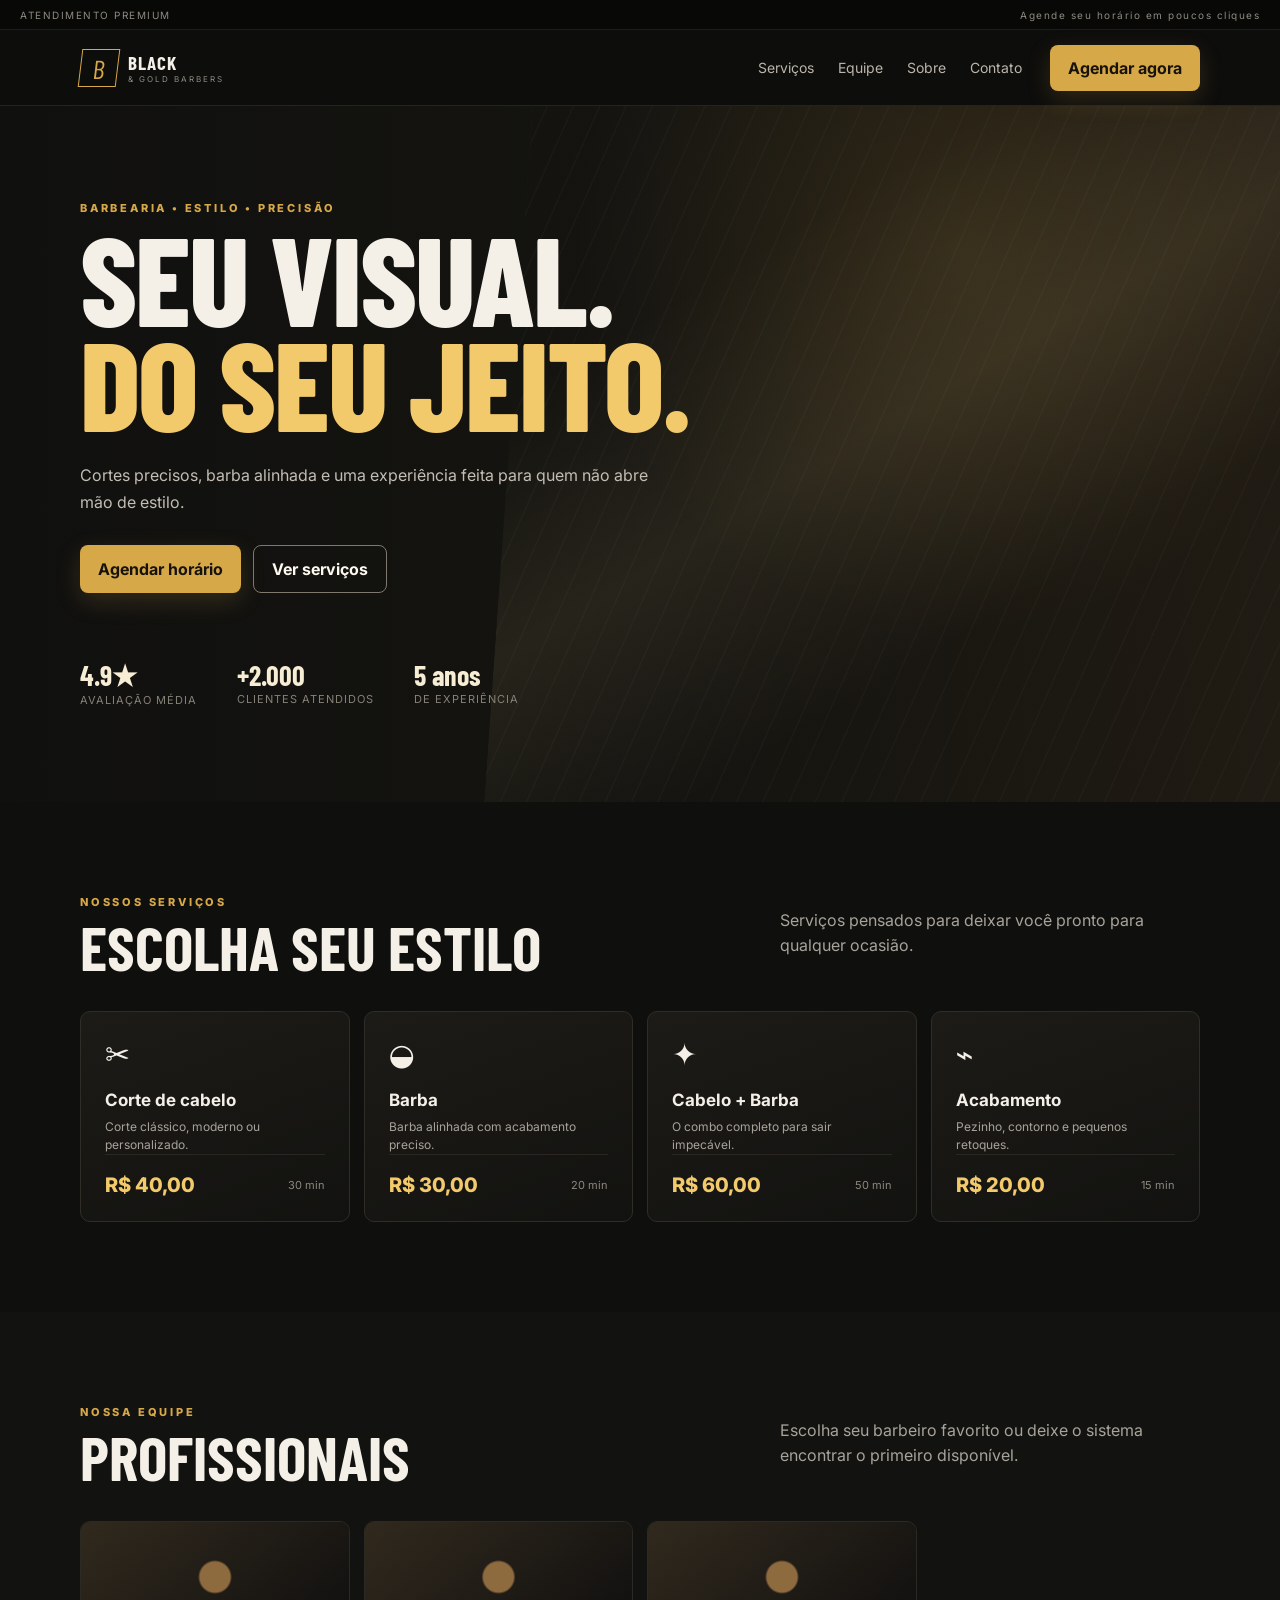
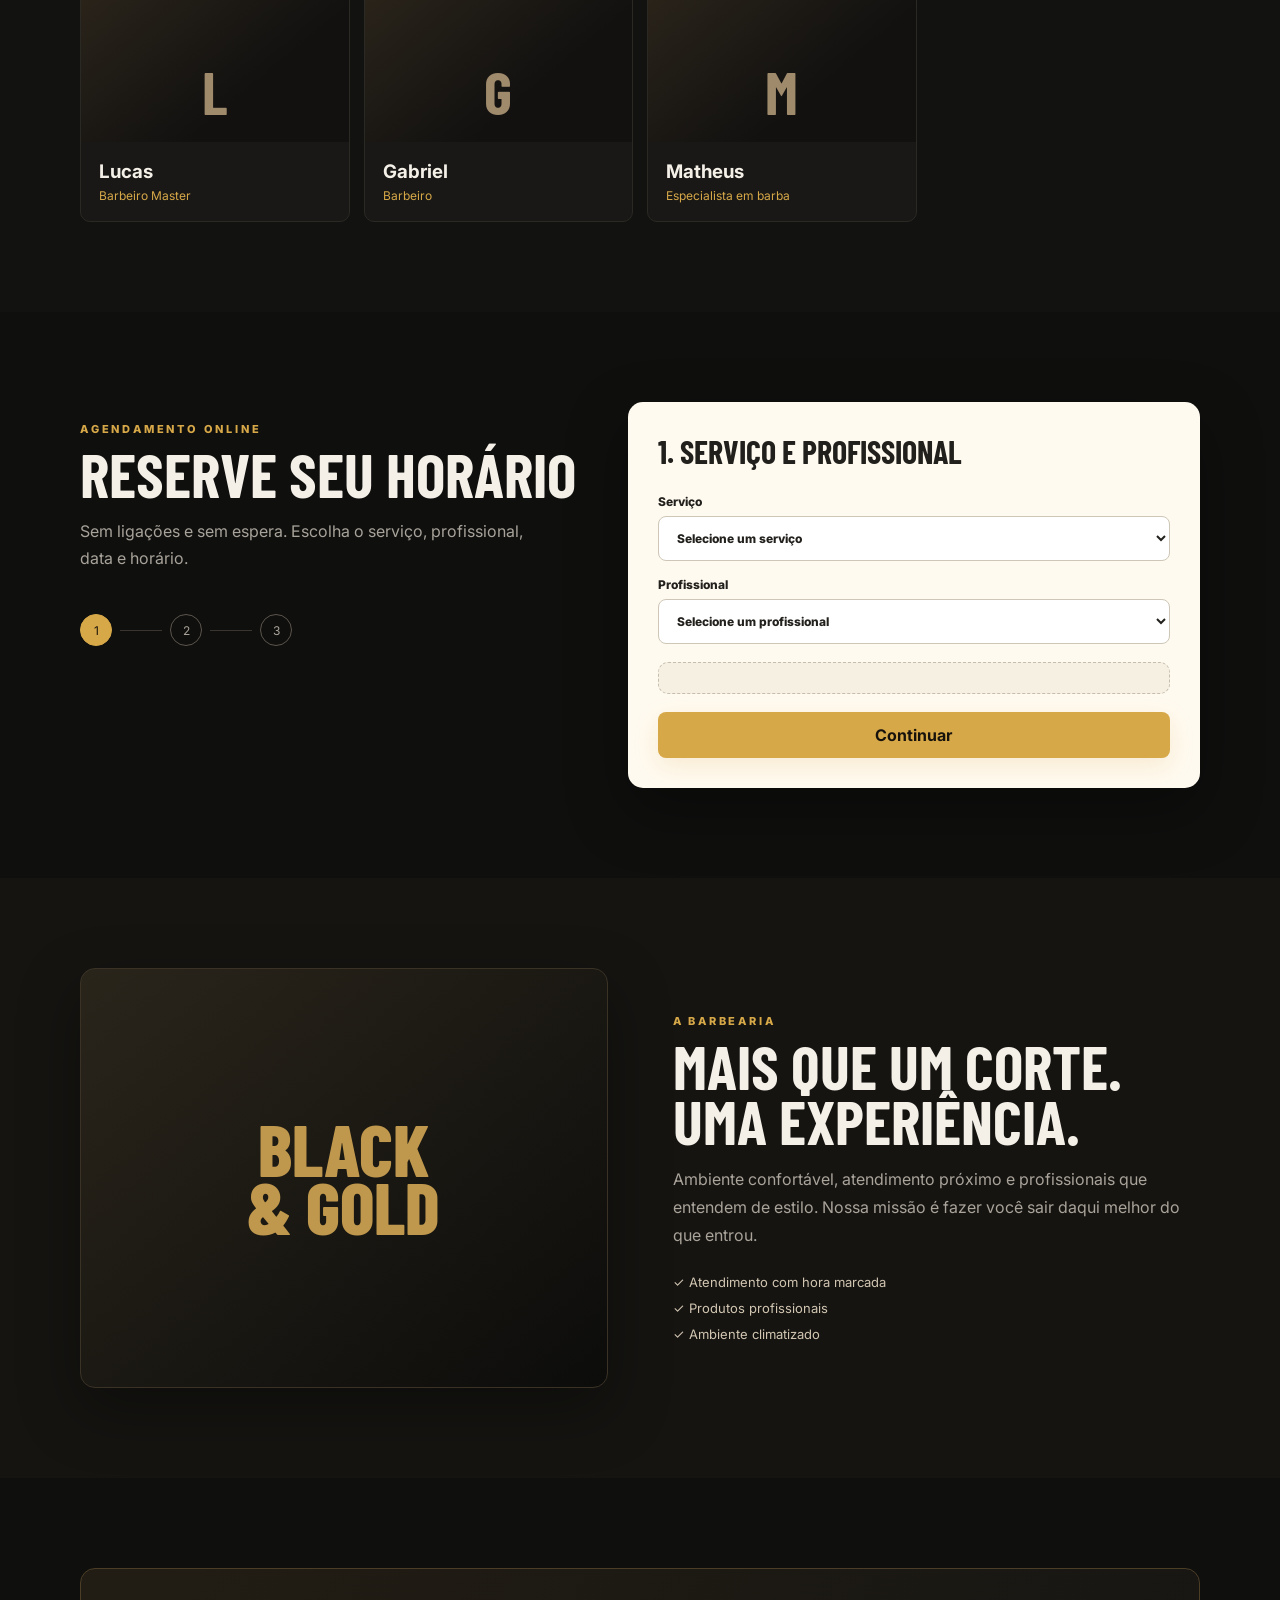
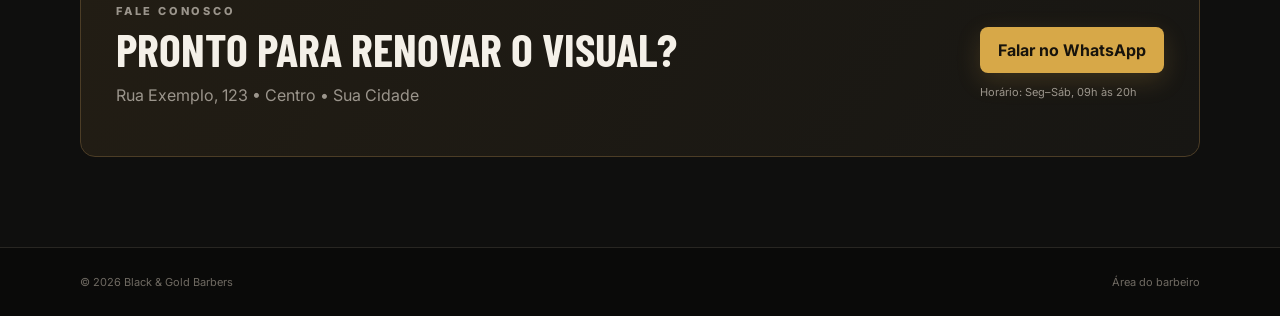
<file: index.html>
<!DOCTYPE html>
<html lang="pt-BR">
<head>
  <meta charset="UTF-8" />
  <meta name="viewport" content="width=device-width, initial-scale=1.0" />
  <meta name="theme-color" content="#11100e" />
  <meta name="description" content="Barbearia moderna com agendamento online rápido e fácil." />
  <title>Barbearia Black & Gold | Agendamento</title>
  <link rel="preconnect" href="https://fonts.googleapis.com">
  <link rel="preconnect" href="https://fonts.gstatic.com" crossorigin>
  <link href="https://fonts.googleapis.com/css2?family=Barlow+Condensed:wght@600;700;800&family=Inter:wght@400;500;600;700;800&display=swap" rel="stylesheet">
  <link rel="stylesheet" href="styles.css" />
</head>
<body>
  <div class="topbar"><span>ATENDIMENTO PREMIUM</span><span>Agende seu horário em poucos cliques</span></div>
  <header class="site-header">
    <a class="brand" href="#inicio" aria-label="Barbearia Black & Gold">
      <span class="brand-mark">B</span><span><strong>BLACK</strong><small>&amp; GOLD BARBERS</small></span>
    </a>
    <nav class="nav" id="mainNav">
      <a href="#servicos">Serviços</a><a href="#equipe">Equipe</a><a href="#sobre">Sobre</a><a href="#contato">Contato</a>
    </nav>
    <button class="btn btn-gold header-cta" data-scroll="agendamento">Agendar agora</button>
    <button class="menu-toggle" id="menuToggle" aria-label="Abrir menu">☰</button>
  </header>

  <main>
    <section class="hero" id="inicio">
      <div class="hero-overlay"></div>
      <div class="container hero-content">
        <p class="eyebrow">BARBEARIA • ESTILO • PRECISÃO</p>
        <h1>Seu visual.<br><span>Do seu jeito.</span></h1>
        <p class="hero-text">Cortes precisos, barba alinhada e uma experiência feita para quem não abre mão de estilo.</p>
        <div class="hero-actions"><button class="btn btn-gold" data-scroll="agendamento">Agendar horário</button><a class="btn btn-outline" href="#servicos">Ver serviços</a></div>
        <div class="hero-stats"><div><b>4.9★</b><span>avaliação média</span></div><div><b>+2.000</b><span>clientes atendidos</span></div><div><b>5 anos</b><span>de experiência</span></div></div>
      </div>
    </section>

    <section class="section" id="servicos">
      <div class="container">
        <div class="section-head"><div><p class="eyebrow">NOSSOS SERVIÇOS</p><h2>Escolha seu estilo</h2></div><p>Serviços pensados para deixar você pronto para qualquer ocasião.</p></div>
        <div class="service-grid" id="serviceGrid"></div>
      </div>
    </section>

    <section class="section section-dark" id="equipe">
      <div class="container">
        <div class="section-head"><div><p class="eyebrow">NOSSA EQUIPE</p><h2>Profissionais</h2></div><p>Escolha seu barbeiro favorito ou deixe o sistema encontrar o primeiro disponível.</p></div>
        <div class="team-grid" id="teamGrid"></div>
      </div>
    </section>

    <section class="section" id="agendamento">
      <div class="container booking-wrap">
        <div class="booking-copy"><p class="eyebrow">AGENDAMENTO ONLINE</p><h2>Reserve seu horário</h2><p>Sem ligações e sem espera. Escolha o serviço, profissional, data e horário.</p><div class="steps"><span class="active">1</span><i></i><span>2</span><i></i><span>3</span></div></div>
        <form class="booking-card" id="bookingForm">
          <div class="form-step active" data-step="1">
            <h3>1. Serviço e profissional</h3>
            <label>Serviço<select id="serviceSelect" required></select></label>
            <label>Profissional<select id="professionalSelect" required></select></label>
            <div class="summary-mini" id="bookingSummary"></div>
            <button type="button" class="btn btn-gold full" id="nextStep1">Continuar</button>
          </div>
          <div class="form-step" data-step="2">
            <h3>2. Data e horário</h3>
            <label>Data<input id="dateSelect" type="date" required /></label>
            <div class="time-title"><span>Horários disponíveis</span><small id="availabilityMessage"></small></div>
            <div class="time-grid" id="timeGrid"></div>
            <input type="hidden" id="selectedTime" />
            <div class="inline-actions"><button type="button" class="btn btn-outline-dark" data-prev>Voltar</button><button type="button" class="btn btn-gold" id="nextStep2">Continuar</button></div>
          </div>
          <div class="form-step" data-step="3">
            <h3>3. Seus dados</h3>
            <label>Nome completo<input id="clientName" type="text" placeholder="Seu nome" required /></label>
            <label>WhatsApp<input id="clientPhone" type="tel" placeholder="(00) 00000-0000" required /></label>
            <label>E-mail<input id="clientEmail" type="email" placeholder="voce@email.com" /></label>
            <div class="summary-card" id="finalSummary"></div>
            <div class="inline-actions"><button type="button" class="btn btn-outline-dark" data-prev>Voltar</button><button class="btn btn-gold" type="submit">Confirmar agendamento</button></div>
          </div>
        </form>
      </div>
    </section>

    <section class="section about" id="sobre">
      <div class="container about-grid"><div class="about-photo"><span>BLACK<br>&amp; GOLD</span></div><div><p class="eyebrow">A BARBEARIA</p><h2>Mais que um corte.<br>Uma experiência.</h2><p>Ambiente confortável, atendimento próximo e profissionais que entendem de estilo. Nossa missão é fazer você sair daqui melhor do que entrou.</p><div class="about-pills"><span>✓ Atendimento com hora marcada</span><span>✓ Produtos profissionais</span><span>✓ Ambiente climatizado</span></div></div></div>
    </section>

    <section class="section contact" id="contato"><div class="container contact-card"><div><p class="eyebrow">FALE CONOSCO</p><h2>Pronto para renovar o visual?</h2><p>Rua Exemplo, 123 • Centro • Sua Cidade</p></div><div><a class="btn btn-gold" id="whatsappLink" target="_blank" rel="noopener">Falar no WhatsApp</a><p class="small-note">Horário: Seg–Sáb, 09h às 20h</p></div></div></section>
  </main>

  <footer class="footer"><div class="container footer-inner"><span>© 2026 Black &amp; Gold Barbers</span><a href="admin.html">Área do barbeiro</a></div></footer>

  <div class="modal" id="successModal" aria-hidden="true"><div class="modal-card"><button class="modal-close" data-close>×</button><div class="success-icon">✓</div><p class="eyebrow">AGENDAMENTO CONFIRMADO</p><h2>Seu horário está reservado!</h2><p id="successText"></p><div class="success-actions"><a class="btn btn-gold" id="successWhatsapp" target="_blank" rel="noopener">Enviar no WhatsApp</a><button class="btn btn-outline-dark" data-close>Fechar</button></div></div></div>
  <script src="app.js"></script>
</body>
</html>
</file>
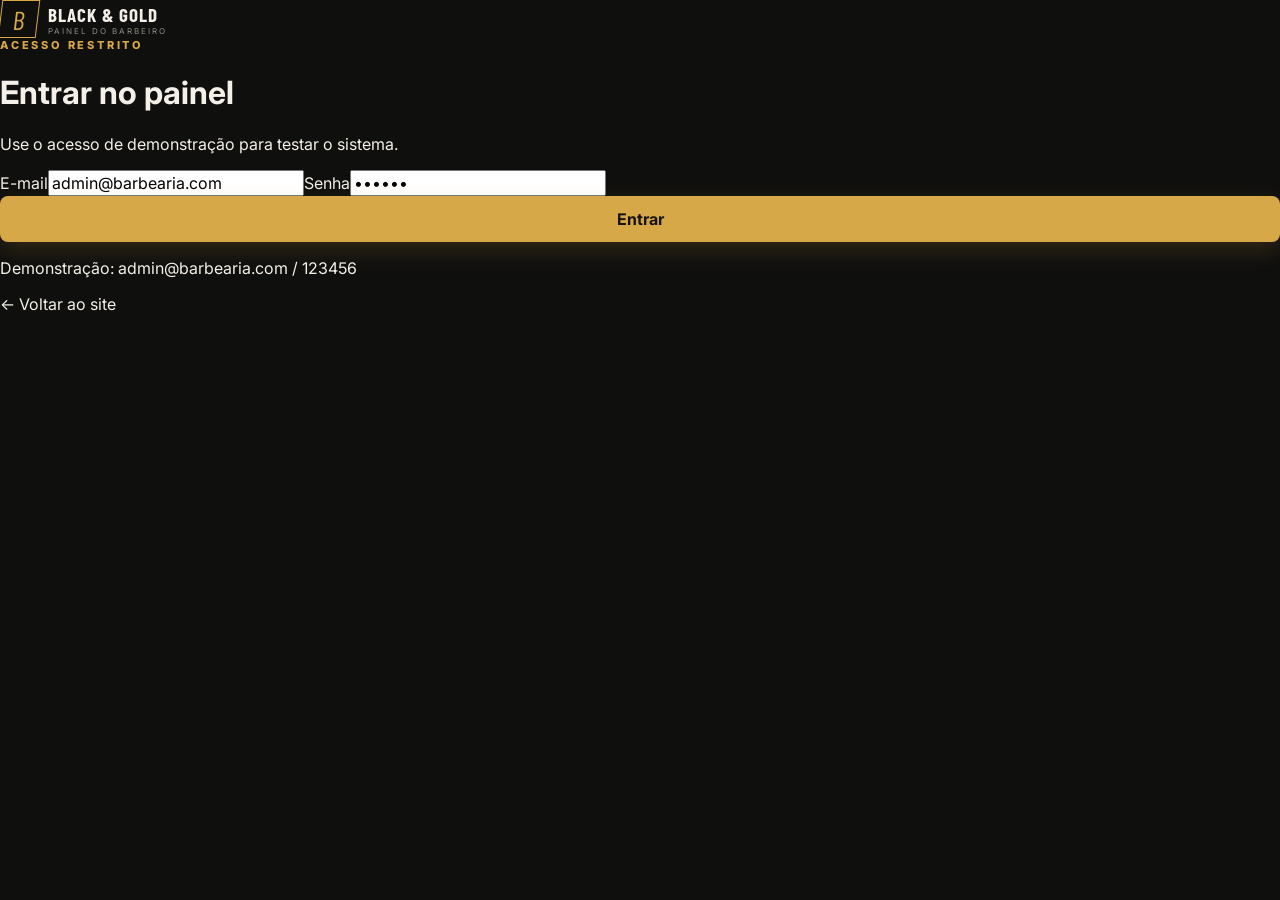
<file: admin.html>
<!DOCTYPE html>
<html lang="pt-BR"><head><meta charset="UTF-8"><meta name="viewport" content="width=device-width, initial-scale=1.0"><title>Painel | Black & Gold</title><link rel="preconnect" href="https://fonts.googleapis.com"><link rel="preconnect" href="https://fonts.gstatic.com" crossorigin><link href="https://fonts.googleapis.com/css2?family=Barlow+Condensed:wght@600;700;800&family=Inter:wght@400;500;600;700;800&display=swap" rel="stylesheet"><link rel="stylesheet" href="styles.css"></head>
<body class="admin-body">
<div id="loginView" class="admin-login"><div class="login-box"><div class="brand login-brand"><span class="brand-mark">B</span><span><strong>BLACK &amp; GOLD</strong><small>PAINEL DO BARBEIRO</small></span></div><p class="eyebrow">ACESSO RESTRITO</p><h1>Entrar no painel</h1><p>Use o acesso de demonstração para testar o sistema.</p><form id="loginForm"><label>E-mail<input id="loginEmail" type="email" value="admin@barbearia.com" required></label><label>Senha<input id="loginPassword" type="password" value="123456" required></label><button class="btn btn-gold full">Entrar</button></form><p class="login-note">Demonstração: admin@barbearia.com / 123456</p><a href="index.html" class="back-site">← Voltar ao site</a></div></div>
<div id="dashboardView" class="dashboard" style="display:none"><header class="admin-header"><div class="brand"><span class="brand-mark">B</span><span><strong>BLACK &amp; GOLD</strong><small>PAINEL DO BARBEIRO</small></span></div><div class="admin-actions"><button class="btn btn-outline" id="openConfig">Configurações</button><button class="btn btn-gold" id="logout">Sair</button></div></header><main class="container admin-main">
<div class="dash-head"><div><p class="eyebrow">GESTÃO</p><h1>Agenda</h1><p>Controle os horários, clientes e status dos atendimentos.</p></div><button class="btn btn-gold" id="openManual">+ Novo agendamento</button></div>
<div class="stats-grid" id="statsGrid"></div>
<section class="agenda-panel"><div class="agenda-toolbar"><div class="date-tools"><button class="date-nav" id="prevDay">‹</button><input type="date" id="filterDate"><button class="date-nav" id="nextDay">›</button></div><select id="filterProfessional"><option value="all">Todos os profissionais</option></select><select id="filterStatus"><option value="all">Todos os status</option><option>Confirmado</option><option>Concluído</option><option>Cancelado</option></select></div><div id="bookingList"></div></section>
</main></div>
<div class="modal" id="manualModal"><div class="modal-card admin-modal"><button class="modal-close" data-admin-close>×</button><p class="eyebrow">AGENDA MANUAL</p><h2>Novo agendamento</h2><form id="manualForm"><label>Nome<input name="name" required></label><label>WhatsApp<input name="phone" required></label><label>Serviço<select name="serviceId" id="manualService" required></select></label><label>Profissional<select name="professionalId" id="manualProfessional" required></select></label><div class="two-cols"><label>Data<input name="date" id="manualDate" type="date" required></label><label>Horário<input name="time" type="time" required></label></div><button class="btn btn-gold full">Salvar agendamento</button></form></div></div>
<div class="modal" id="configModal"><div class="modal-card admin-modal"><button class="modal-close" data-admin-close>×</button><p class="eyebrow">CONFIGURAÇÕES</p><h2>Funcionamento</h2><form id="configForm"><div class="two-cols"><label>Abertura<input id="cfgOpen" type="time"></label><label>Fechamento<input id="cfgClose" type="time"></label></div><div class="two-cols"><label>Início da pausa<input id="cfgBreakStart" type="time"></label><label>Fim da pausa<input id="cfgBreakEnd" type="time"></label></div><label>Dias de funcionamento</label><div class="days-check" id="daysCheck"></div><button class="btn btn-gold full">Salvar configurações</button></form></div></div>
<script src="app.js"></script><script src="admin.js"></script></body></html>
</file>
<file: styles.css>
:root{--bg:#0d0d0c;--panel:#171614;--panel2:#211f1b;--text:#f4f0e8;--muted:#a8a39a;--gold:#d7a848;--gold2:#f2ca6c;--line:#302d27;--white:#fffaf0;--danger:#d86b60;--ok:#75c989;--shadow:0 22px 60px rgba(0,0,0,.35)}*{box-sizing:border-box}html{scroll-behavior:smooth}body{margin:0;background:#0f0f0e;color:var(--text);font-family:Inter,system-ui,sans-serif}a{color:inherit;text-decoration:none}button,input,select{font:inherit}.container{width:min(1120px,calc(100% - 32px));margin:auto}.topbar{height:30px;padding:0 20px;display:flex;align-items:center;justify-content:space-between;background:#080807;border-bottom:1px solid #1e1d1a;color:#8e8a82;font-size:10px;letter-spacing:1.5px}.site-header{height:76px;padding:0 max(16px,calc((100vw - 1120px)/2));display:flex;align-items:center;gap:28px;background:rgba(14,14,13,.94);backdrop-filter:blur(14px);border-bottom:1px solid #24231f;position:sticky;top:0;z-index:20}.brand{display:flex;align-items:center;gap:10px;margin-right:auto}.brand-mark{width:38px;height:38px;border:1px solid var(--gold);display:grid;place-items:center;font-family:'Barlow Condensed';font-size:26px;color:var(--gold);transform:skew(-7deg)}.brand strong{display:block;font-family:'Barlow Condensed';letter-spacing:1px;font-size:19px}.brand small{display:block;color:#8f8b83;font-size:8px;letter-spacing:2px}.nav{display:flex;gap:24px;color:#bbb5ab;font-size:14px}.nav a:hover{color:var(--gold2)}.btn{border:0;border-radius:8px;padding:13px 18px;cursor:pointer;font-weight:700;transition:.2s;display:inline-flex;justify-content:center;align-items:center;gap:8px}.btn-gold{background:var(--gold);color:#17130c;box-shadow:0 8px 25px rgba(215,168,72,.18)}.btn-gold:hover{background:var(--gold2);transform:translateY(-1px)}.btn-outline{border:1px solid #7e786d;background:transparent;color:var(--white)}.btn-outline:hover{border-color:var(--gold);color:var(--gold2)}.btn-outline-dark{border:1px solid #d3c9b6;background:transparent;color:#26231f}.full{width:100%}.menu-toggle{display:none;background:none;color:white;border:0;font-size:24px}.hero{min-height:670px;position:relative;display:flex;align-items:center;overflow:hidden;background:radial-gradient(circle at 75% 20%,rgba(215,168,72,.12),transparent 35%),linear-gradient(90deg,#10100f 0%,#151410 54%,#201b13 100%)}.hero:after{content:"";position:absolute;right:-10vw;top:-20%;width:70vw;height:130%;background:linear-gradient(145deg,transparent 30%,rgba(255,226,153,.08),transparent 65%),repeating-linear-gradient(110deg,transparent 0 22px,rgba(255,255,255,.025) 23px 24px);transform:rotate(4deg)}.hero-content{position:relative;z-index:2;padding:95px 0}.eyebrow{font-size:11px;font-weight:800;letter-spacing:2.8px;color:var(--gold);margin:0 0 10px}.hero h1{font:800 clamp(66px,11vw,126px)/.83 'Barlow Condensed';text-transform:uppercase;margin:0;max-width:720px;letter-spacing:-2px}.hero h1 span{color:var(--gold2)}.hero-text{color:#c3bdb3;max-width:580px;line-height:1.7;font-size:16px;margin:28px 0}.hero-actions{display:flex;gap:12px}.hero-stats{display:flex;gap:40px;margin-top:65px}.hero-stats div{display:flex;flex-direction:column}.hero-stats b{font:700 28px 'Barlow Condensed';color:#f7ecd4}.hero-stats span{font-size:11px;color:#878278;text-transform:uppercase;letter-spacing:1px}.section{padding:90px 0}.section-dark{background:#121210}.section-head{display:flex;justify-content:space-between;align-items:end;gap:30px;margin-bottom:36px}.section-head h2,.booking-copy h2,.about h2,.contact h2{font:700 clamp(42px,6vw,62px)/.9 'Barlow Condensed';text-transform:uppercase;margin:0}.section-head>p{max-width:420px;color:var(--muted);line-height:1.6}.service-grid{display:grid;grid-template-columns:repeat(4,1fr);gap:14px}.service-card{position:relative;padding:24px;background:linear-gradient(160deg,#1d1b17,#121210);border:1px solid var(--line);border-radius:10px;min-height:210px;display:flex;flex-direction:column}.service-card:hover{border-color:#5b4b2e}.service-icon{font-size:30px}.service-card h3{font-size:17px;margin:18px 0 8px}.service-card p{font-size:12px;color:var(--muted);line-height:1.5;margin:0}.service-bottom{display:flex;justify-content:space-between;align-items:center;margin-top:auto;padding-top:18px;border-top:1px solid #292721}.service-price{font-size:20px;font-weight:800;color:var(--gold2)}.service-duration{font-size:11px;color:#8e897f}.team-grid{display:grid;grid-template-columns:repeat(4,1fr);gap:14px}.team-card{background:#191816;border:1px solid #2b2924;border-radius:10px;overflow:hidden}.team-photo{height:220px;background:radial-gradient(circle at 50% 25%,#8e6a3f 0 7%,transparent 8%),linear-gradient(140deg,#31291d,#121110 70%);display:grid;place-items:end center;color:#9f8a6c;font:700 60px 'Barlow Condensed';padding-bottom:15px}.team-info{padding:18px}.team-info h3{margin:0 0 5px}.team-info p{margin:0;color:var(--gold);font-size:12px}.booking-wrap{display:grid;grid-template-columns:1fr 1.15fr;gap:50px;align-items:start}.booking-copy{padding-top:20px}.booking-copy>p:not(.eyebrow){color:var(--muted);line-height:1.7;max-width:470px}.steps{display:flex;align-items:center;gap:8px;margin-top:42px}.steps span{width:32px;height:32px;border:1px solid #5b554c;border-radius:50%;display:grid;place-items:center;color:#aaa399;font-size:12px}.steps span.active{background:var(--gold);border-color:var(--gold);color:#1d160a}.steps i{width:42px;height:1px;background:#3a362f}.booking-card{background:#fffaf0;color:#22201c;border-radius:15px;padding:30px;box-shadow:var(--shadow)}.form-step{display:none}.form-step.active{display:block}.form-step h3{font:700 32px 'Barlow Condensed';text-transform:uppercase;margin:0 0 24px}.form-step label{display:block;font-size:12px;font-weight:800;margin-bottom:16px}.form-step input,.form-step select{width:100%;margin-top:7px;padding:13px 14px;border:1px solid #cec6b6;border-radius:8px;background:white;color:#23211d;outline:none}.form-step input:focus,.form-step select:focus{border-color:#9f7b32;box-shadow:0 0 0 3px rgba(159,123,50,.12)}.summary-mini,.summary-card{border:1px dashed #c5bdad;padding:15px;border-radius:10px;background:#f6f0e2;margin:18px 0;font-size:13px;line-height:1.6}.time-title{display:flex;justify-content:space-between;align-items:center;font-weight:800;font-size:12px;margin:20px 0 9px}.time-title small{color:#8a8478;font-weight:600}.time-grid{display:grid;grid-template-columns:repeat(4,1fr);gap:8px;min-height:75px}.time-btn{padding:11px 4px;border:1px solid #c9c0af;background:white;border-radius:7px;cursor:pointer;font-size:12px}.time-btn:hover,.time-btn.selected{border-color:#9f7b32;background:#f4e8c8}.time-btn.busy{opacity:.35;cursor:not-allowed;text-decoration:line-through;background:#eee9df}.inline-actions{display:flex;justify-content:space-between;gap:10px;margin-top:20px}.inline-actions .btn{flex:1}.about{background:#151411}.about-grid{display:grid;grid-template-columns:1fr 1fr;gap:65px;align-items:center}.about-photo{min-height:420px;border:1px solid #3a3225;border-radius:15px;display:grid;place-items:center;background:linear-gradient(140deg,#2a251b,#0c0c0b);font:800 72px/.8 'Barlow Condensed';color:#bf984d;text-align:center;box-shadow:var(--shadow)}.about p:not(.eyebrow){color:#a9a39a;line-height:1.75}.about-pills{display:grid;gap:10px;margin-top:25px;color:#d2c6b2;font-size:13px}.contact-card{display:flex;justify-content:space-between;align-items:center;gap:30px;padding:35px;background:linear-gradient(120deg,#221d14,#171613);border:1px solid #4c3d26;border-radius:15px}.contact-card h2{font-size:46px}.contact-card p{color:#9b958c}.small-note{font-size:11px;margin:12px 0 0}.footer{border-top:1px solid #282622;background:#0a0a09}.footer-inner{height:68px;display:flex;align-items:center;justify-content:space-between;color:#6f6a62;font-size:11px}.footer a:hover{color:var(--gold)}.modal{position:fixed;inset:0;background:rgba(0,0,0,.72);display:none;place-items:center;z-index:50;padding:20px}.modal.show{display:grid}.modal-card{width:min(500px,100%);background:#fffaf0;color:#211f1b;border-radius:16px;padding:35px;text-align:center;position:relative;box-shadow:var(--shadow)}.modal-close{position:absolute;right:15px;top:12px;border:0;background:none;font-size:27px;color:#555;cursor:pointer}.success-icon{width:62px;height:62px;border-radius:50%;display:grid;place-items:center;background:#d8efd8;color:#367246;font-size:30px;margin:0 auto 20px}.modal-card h2{font:700 42px 'Barlow Condensed';text-transform:uppercase;margin:4px 0 10px}.modal-card p:not(.eyebrow){color:#6e675d;line-height:1.6}.success-actions{display:flex;gap:10px;margin-top:25px}.success-actions .btn{flex:1}@media(max-width:900px){.nav{display:none}.menu-toggle{display:block}.header-cta{display:none}.service-grid,.team-grid{grid-template-columns:repeat(2,1fr)}.booking-wrap,.about-grid{grid-template-columns:1fr;gap:30px}.about-photo{min-height:280px}.section-head,.contact-card{align-items:flex-start;flex-direction:column}.hero{min-height:620px}.hero-stats{gap:20px}}@media(max-width:560px){.topbar{font-size:8px}.topbar span:last-child{display:none}.site-header{height:67px}.container{width:min(100% - 22px,1120px)}.hero-content{padding:70px 0}.hero h1{font-size:72px}.hero-text{font-size:14px}.hero-stats{margin-top:45px;display:grid;grid-template-columns:repeat(3,1fr);gap:10px}.hero-stats b{font-size:22px}.hero-stats span{font-size:8px}.section{padding:65px 0}.service-grid,.team-grid{grid-template-columns:1fr}.time-grid{grid-template-columns:repeat(3,1fr)}.booking-card{padding:22px}.contact-card h2{font-size:42px}.footer-inner{font-size:9px}.success-actions{flex-direction:column}}
</file>
